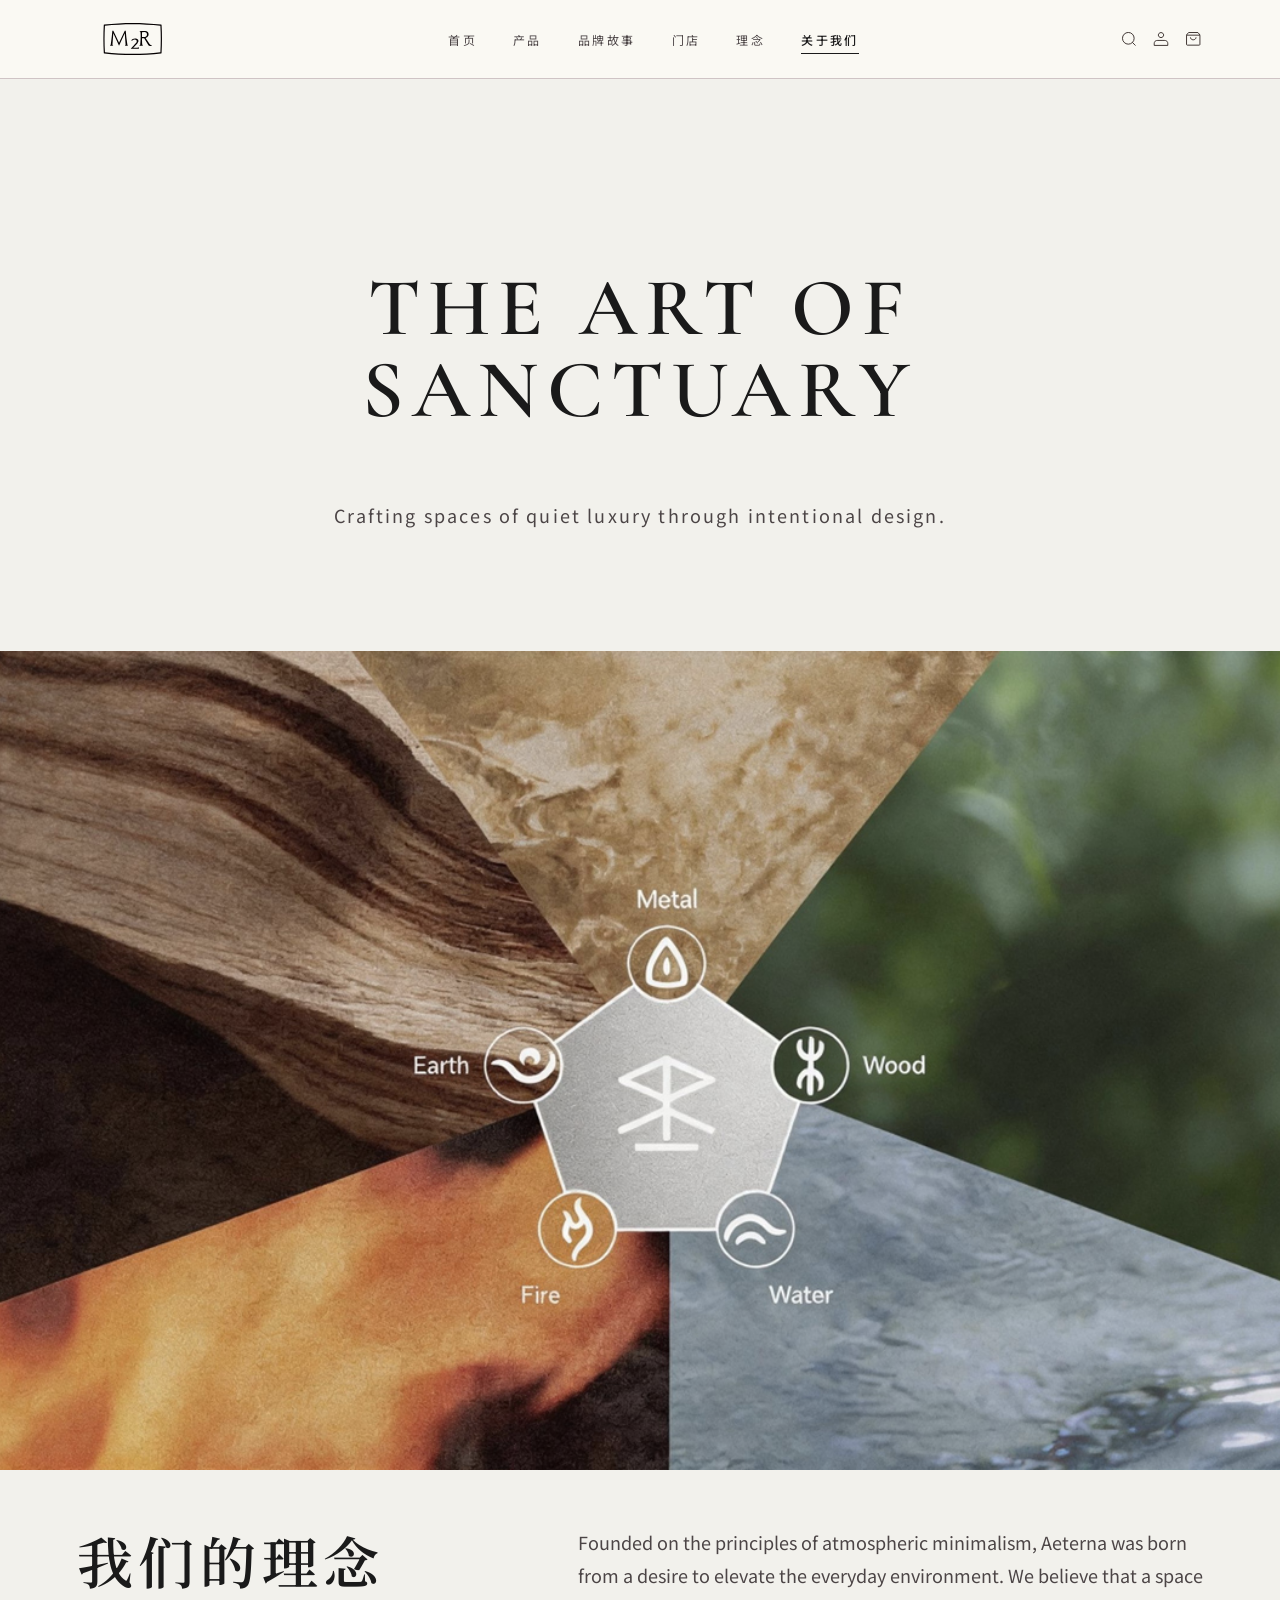
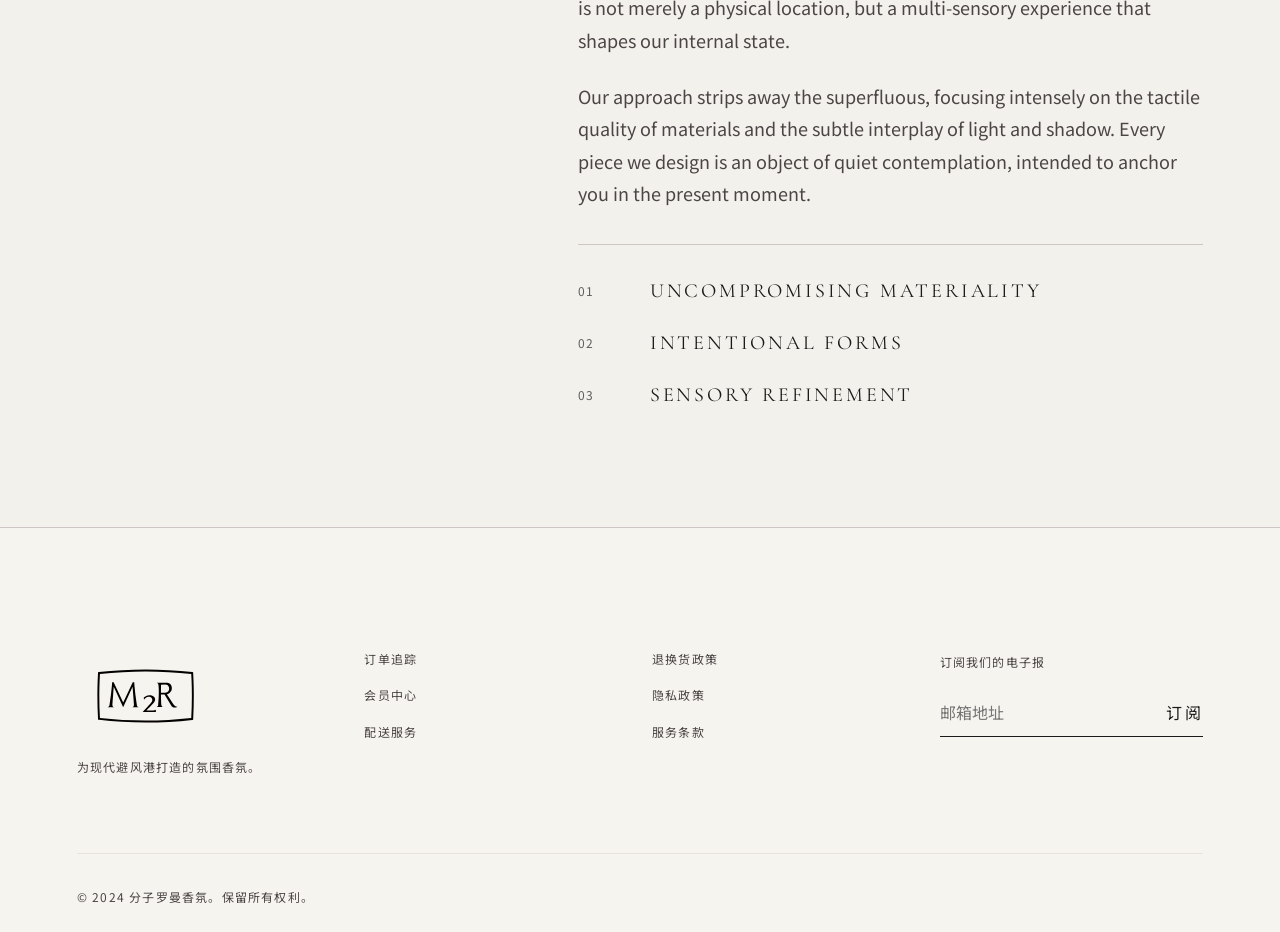
<file: about.html>
<!DOCTYPE html>
<html lang="zh-CN">
<head>
  <meta charset="utf-8" />
  <meta name="viewport" content="width=device-width, initial-scale=1.0" />
  <title>分子罗曼 - 关于我们</title>
  <link rel="stylesheet" href="styles.css" />
  <script src="site.js" defer></script>
</head>
<body data-page="about">
  <div data-site-header></div>
  <main class="main">
    <section class="page-hero container">
      <h1 class="latin-title">The Art of Sanctuary</h1>
      <p class="body-copy">Crafting spaces of quiet luxury through intentional design.</p>
    </section>

    <img class="about-image" src="assets/figma/about_interior.png" alt="极简东方香氛空间" />

    <section class="section container philosophy">
      <div><h2 class="section-title">我们的理念</h2></div>
      <div>
        <div class="text-stack">
          <p class="body-copy">Founded on the principles of atmospheric minimalism, Aeterna was born from a desire to elevate the everyday environment. We believe that a space is not merely a physical location, but a multi-sensory experience that shapes our internal state.</p>
          <p class="body-copy">Our approach strips away the superfluous, focusing intensely on the tactile quality of materials and the subtle interplay of light and shadow. Every piece we design is an object of quiet contemplation, intended to anchor you in the present moment.</p>
        </div>
        <div class="principles">
          <div class="principle"><span>01</span>Uncompromising Materiality</div>
          <div class="principle"><span>02</span>Intentional Forms</div>
          <div class="principle"><span>03</span>Sensory Refinement</div>
        </div>
      </div>
    </section>
  </main>
  <div data-site-footer></div>
</body>
</html>
</file>
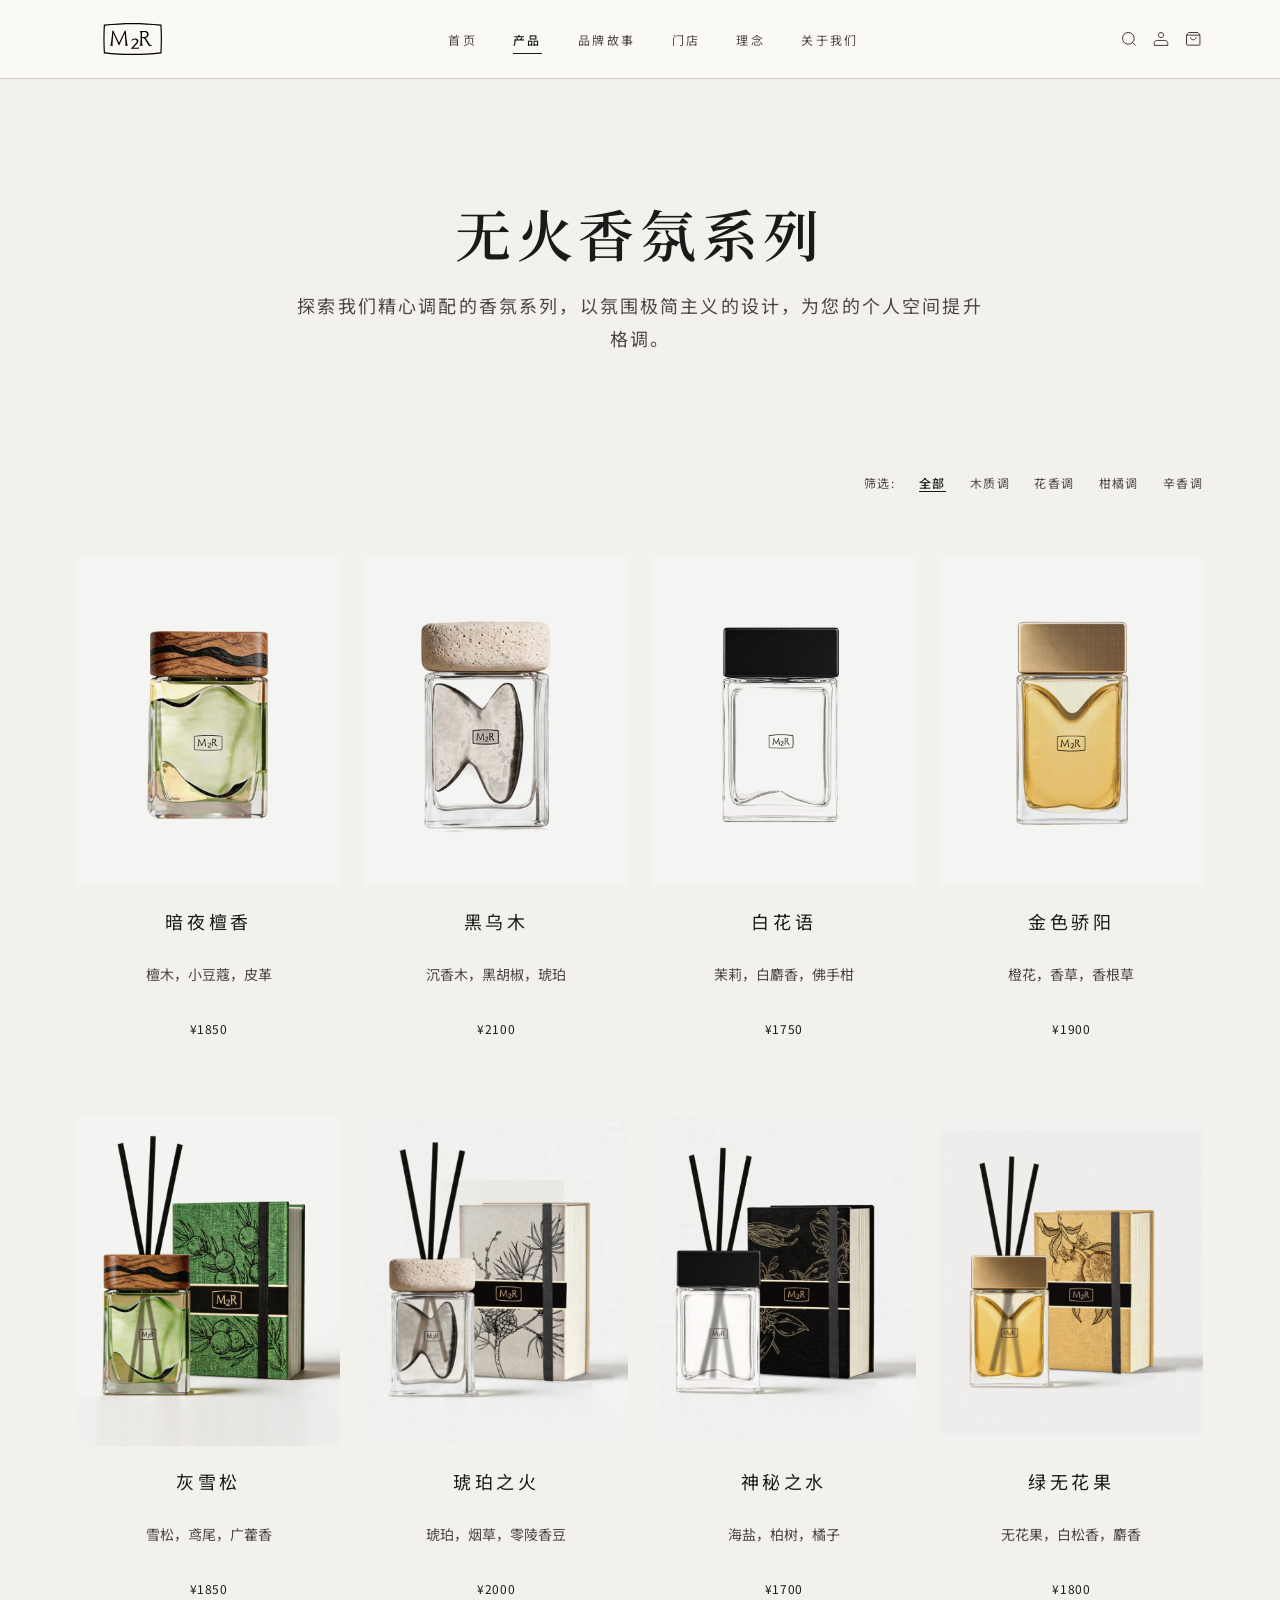
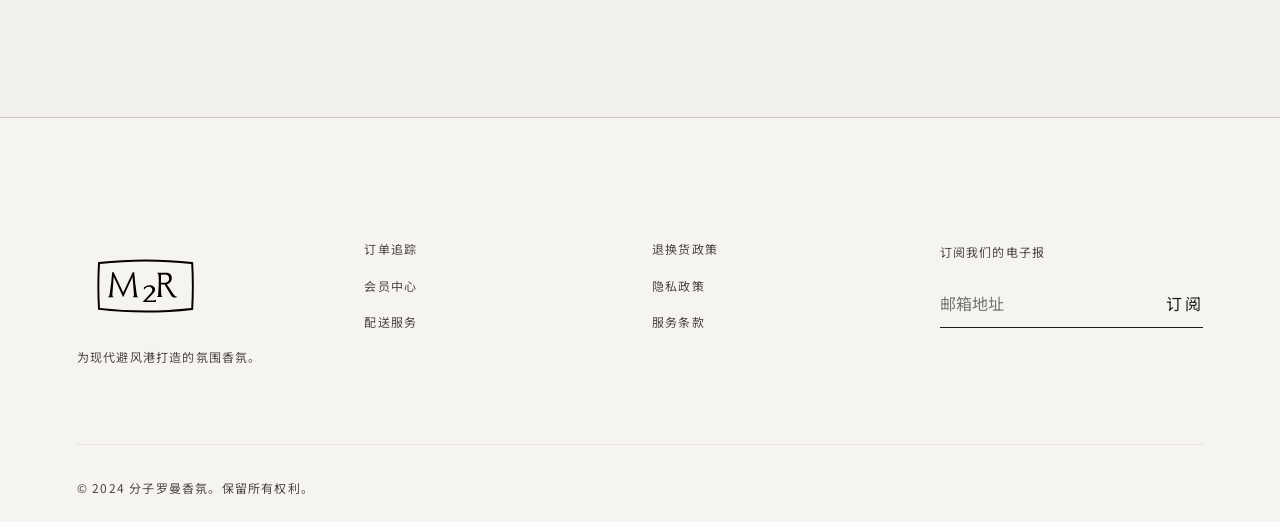
<file: products.html>
<!DOCTYPE html>
<html lang="zh-CN">

<head>
  <meta charset="utf-8" />
  <meta name="viewport" content="width=device-width, initial-scale=1.0" />
  <title>分子罗曼 - 产品页</title>
  <link rel="stylesheet" href="styles.css" />
  <script src="site.js" defer></script>
</head>

<body data-page="products">
  <div data-site-header></div>
  <main class="main">
    <section class="page-hero container">
      <h1 class="section-title">无火香氛系列</h1>
      <p class="body-copy">探索我们精心调配的香氛系列，以氛围极简主义的设计，为您的个人空间提升格调。</p>
    </section>

    <section class="container section" style="padding-top: 0;">
      <div class="filter-row"><span>筛选:</span><b>全部</b><span>木质调</span><span>花香调</span><span>柑橘调</span><span>辛香调</span>
      </div>
      <div class="product-grid">
        <a class="product-card" href="product-detail.html">
          <div class="product-image"><img src="assets/figma/product_01.png" alt="暗夜檀香" /></div>
          <h2>暗夜檀香</h2>
          <p>檀木，小豆蔻，皮革</p><span>¥1850</span>
        </a>
        <a class="product-card" href="product-detail.html">
          <div class="product-image"><img src="assets/figma/product_02.png" alt="黑乌木" /></div>
          <h2>黑乌木</h2>
          <p>沉香木，黑胡椒，琥珀</p><span>¥2100</span>
        </a>
        <a class="product-card" href="product-detail.html">
          <div class="product-image"><img src="assets/figma/product_03.png" alt="白花语" /></div>
          <h2>白花语</h2>
          <p>茉莉，白麝香，佛手柑</p><span>¥1750</span>
        </a>
        <a class="product-card" href="product-detail.html">
          <div class="product-image"><img src="assets/figma/product_04.png" alt="金色骄阳" /></div>
          <h2>金色骄阳</h2>
          <p>橙花，香草，香根草</p><span>¥1900</span>
        </a>
        <a class="product-card" href="product-detail.html">
          <div class="product-image"><img src="assets/figma/product_05.png" alt="灰雪松" /></div>
          <h2>灰雪松</h2>
          <p>雪松，鸢尾，广藿香</p><span>¥1850</span>
        </a>
        <a class="product-card" href="product-detail.html">
          <div class="product-image"><img src="assets/figma/product_06.png" alt="琥珀之火" /></div>
          <h2>琥珀之火</h2>
          <p>琥珀，烟草，零陵香豆</p><span>¥2000</span>
        </a>
        <a class="product-card" href="product-detail.html">
          <div class="product-image"><img src="assets/figma/product_07.png" alt="神秘之水" /></div>
          <h2>神秘之水</h2>
          <p>海盐，柏树，橘子</p><span>¥1700</span>
        </a>
        <a class="product-card" href="product-detail.html">
          <div class="product-image"><img src="assets/figma/product_08.png" alt="绿无花果" /></div>
          <h2>绿无花果</h2>
          <p>无花果，白松香，麝香</p><span>¥1800</span>
        </a>
      </div>
    </section>
  </main>
  <div data-site-footer></div>
</body>

</html>
</file>
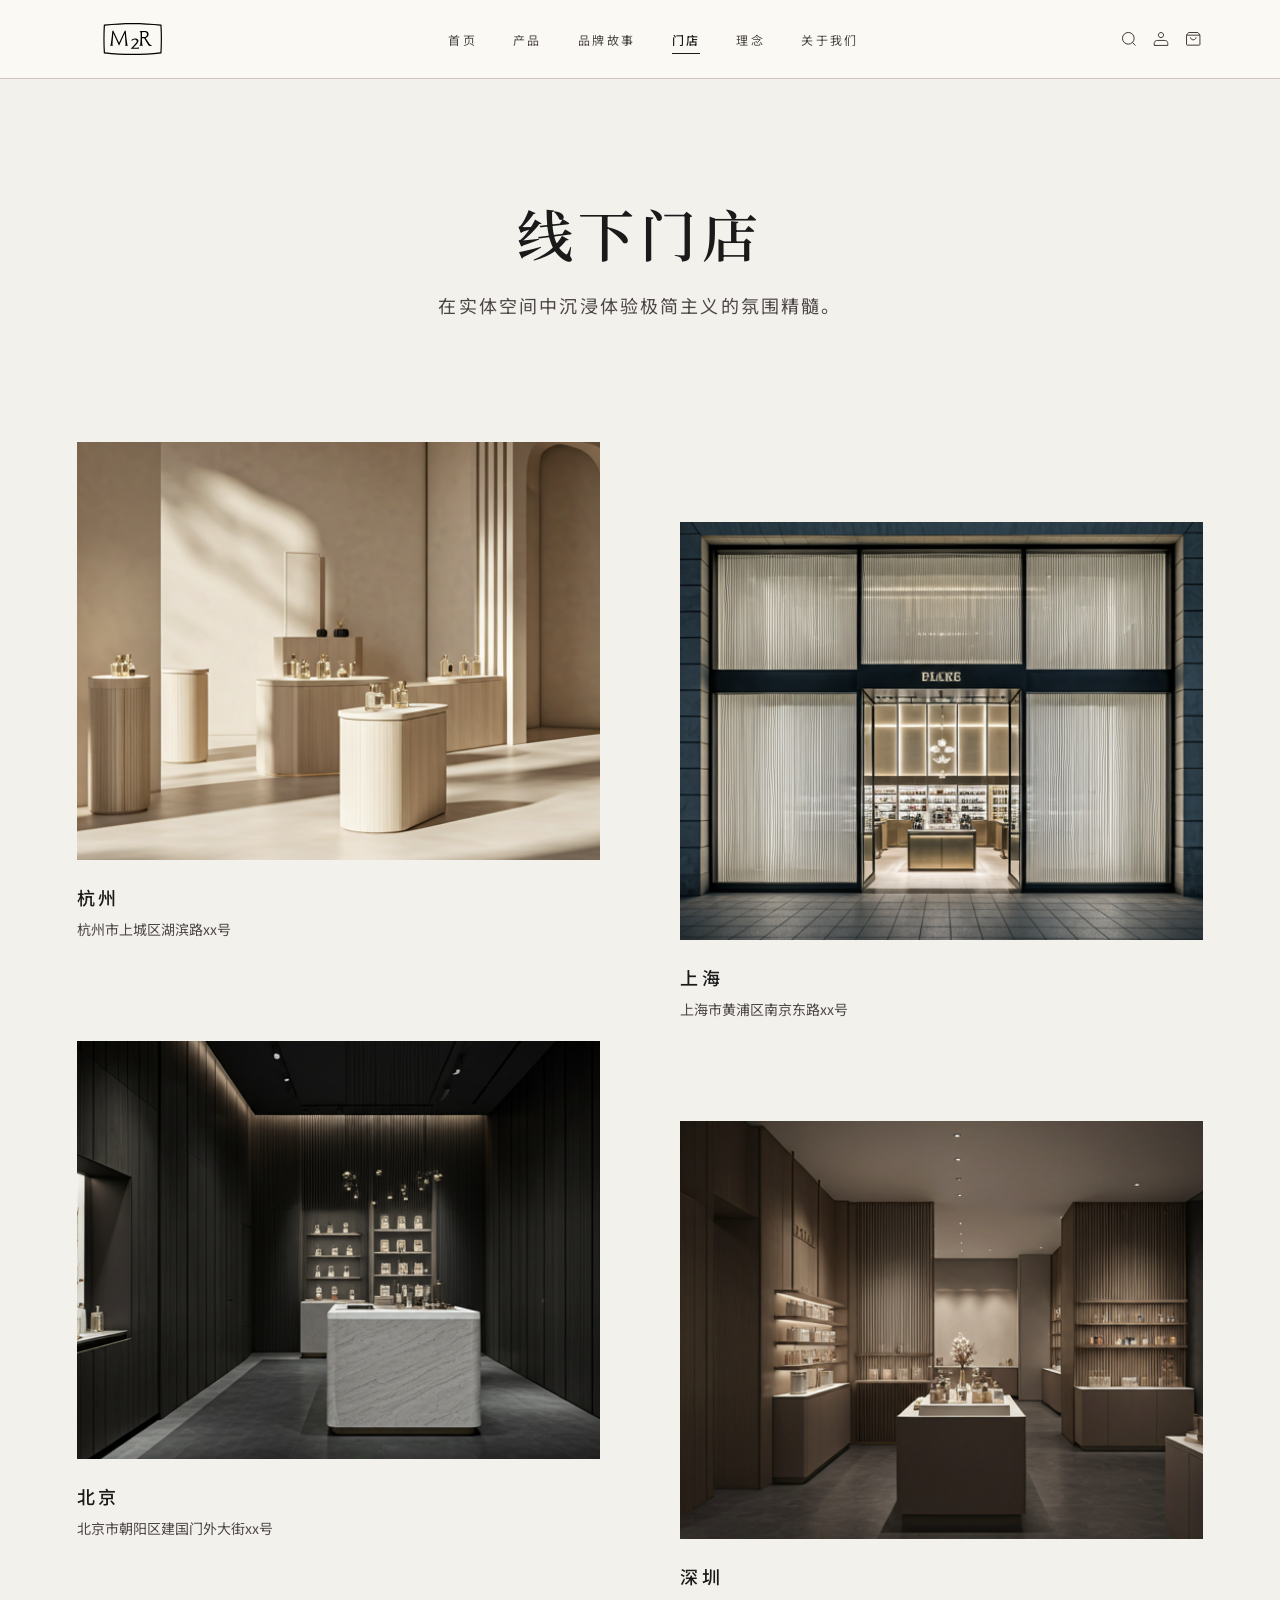
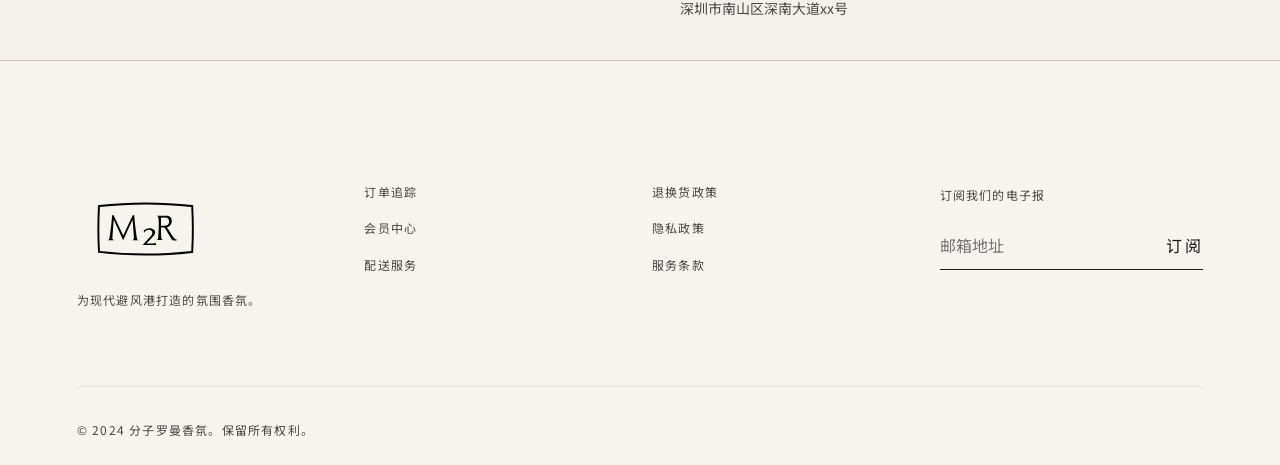
<file: stores.html>
<!DOCTYPE html>
<html lang="zh-CN">
<head>
  <meta charset="utf-8" />
  <meta name="viewport" content="width=device-width, initial-scale=1.0" />
  <title>分子罗曼 - 线下门店</title>
  <link rel="stylesheet" href="styles.css" />
  <script src="site.js" defer></script>
</head>
<body data-page="stores">
  <div data-site-header></div>
  <main class="main">
    <section class="page-hero container">
      <h1 class="section-title">线下门店</h1>
      <p class="body-copy">在实体空间中沉浸体验极简主义的氛围精髓。</p>
    </section>

    <section class="section container" style="padding-top: 0;">
      <div class="store-grid">
        <article class="store-card"><img src="assets/figma/store_hangzhou.png" alt="杭州门店" /><h2>杭州</h2><p>杭州市上城区湖滨路xx号</p></article>
        <article class="store-card"><img src="assets/figma/store_shanghai.png" alt="上海门店" /><h2>上海</h2><p>上海市黄浦区南京东路xx号</p></article>
        <article class="store-card"><img src="assets/figma/store_beijing.png" alt="北京门店" /><h2>北京</h2><p>北京市朝阳区建国门外大街xx号</p></article>
        <article class="store-card"><img src="assets/figma/store_shenzhen.png" alt="深圳门店" /><h2>深圳</h2><p>深圳市南山区深南大道xx号</p></article>
      </div>
    </section>
  </main>
  <div data-site-footer></div>
</body>
</html>
</file>
<file: styles.css>
@import url('https://fonts.googleapis.com/css2?family=Noto+Sans+SC:wght@300;400;500;700&family=Noto+Serif+SC:wght@400;600;700&family=Cormorant+Garamond:wght@400;500;600;700&display=swap');

:root {
  --bg: #f2f1ec;
  --surface: #faf9f4;
  --surface-soft: #f5f4ef;
  --surface-muted: #e9e8e3;
  --ink: #1a1a1a;
  --muted: #4c4546;
  --line: #cfc4c5;
  --white: #fff;
  --green: #2f5648;
  --gold: #8c7146;
  --max: 1280px;
  --pad: clamp(20px, 6vw, 80px);
  --section: clamp(72px, 10vw, 120px);
  --sans: 'Noto Sans SC', sans-serif;
  --serif: 'Noto Serif SC', serif;
  --display: 'Cormorant Garamond', 'Noto Serif SC', serif;
}

* {
  box-sizing: border-box;
}

html {
  scroll-behavior: smooth;
}

body {
  margin: 0;
  min-width: 320px;
  background: var(--bg);
  color: var(--ink);
  font-family: var(--sans);
  -webkit-font-smoothing: antialiased;
  text-rendering: optimizeLegibility;
}

img {
  display: block;
  max-width: 100%;
}

a {
  color: inherit;
  text-decoration: none;
}

button,
input {
  font: inherit;
}

.site-header {
  position: sticky;
  top: 0;
  z-index: 20;
  display: flex;
  align-items: center;
  justify-content: space-between;
  min-height: 69px;
  padding: 10px var(--pad);
  background: rgba(250, 249, 244, 0.94);
  border-bottom: 1px solid var(--line);
  backdrop-filter: blur(18px);
}

.brand {
  display: inline-flex;
  flex-direction: column;
  gap: 2px;
  letter-spacing: 0.2em;
  line-height: 1;
  text-transform: uppercase;
}

.brand strong {
  font-family: var(--display);
  font-size: 24px;
  font-weight: 600;
}

.brand span {
  color: var(--muted);
  font-size: 11px;
  letter-spacing: 0.4em;
}

.site-nav {
  display: flex;
  align-items: center;
  gap: clamp(18px, 3vw, 36px);
  color: var(--muted);
  font-size: 12px;
  letter-spacing: 0.2em;
}

.site-nav a {
  position: relative;
  padding: 8px 0;
  white-space: nowrap;
}

.site-nav a::after {
  position: absolute;
  right: 0;
  bottom: 2px;
  left: 0;
  height: 1px;
  background: var(--ink);
  content: '';
  opacity: 0;
  transform: scaleX(0.2);
  transform-origin: center;
  transition: opacity 0.25s ease, transform 0.25s ease;
}

.site-nav a:hover::after,
.site-nav a.active::after {
  opacity: 1;
  transform: scaleX(1);
}

.site-nav a.active {
  color: var(--ink);
  font-weight: 500;
}

.nav-actions {
  display: flex;
  align-items: center;
  gap: 12px;
  color: var(--muted);
  font-size: 18px;
}

.nav-actions span {
  display: grid;
  width: 28px;
  height: 28px;
  place-items: center;
  border: 1px solid rgba(207, 196, 197, 0.65);
  border-radius: 50%;
}

.nav-toggle,
.nav-button {
  display: none;
}

.main {
  overflow: hidden;
}

.container {
  width: min(100%, var(--max));
  margin: 0 auto;
  padding-right: var(--pad);
  padding-left: var(--pad);
}

.section {
  padding-top: var(--section);
  padding-bottom: var(--section);
}

.eyebrow {
  margin: 0 0 14px;
  color: var(--muted);
  font-size: 12px;
  font-weight: 500;
  letter-spacing: 0.22em;
  text-transform: uppercase;
}

.display-title {
  margin: 0;
  font-family: var(--serif);
  font-size: clamp(42px, 7vw, 84px);
  font-weight: 700;
  line-height: 1.08;
  letter-spacing: 0.08em;
}

.latin-title {
  font-family: var(--display);
  font-size: clamp(44px, 7vw, 82px);
  font-weight: 600;
  letter-spacing: 0.1em;
  line-height: 1;
  text-transform: uppercase;
}

.section-title {
  margin: 0;
  font-family: var(--serif);
  font-size: clamp(30px, 4.6vw, 56px);
  font-weight: 600;
  line-height: 1.22;
  letter-spacing: 0.1em;
}

.kicker-title {
  margin: 0;
  font-family: var(--serif);
  font-size: clamp(26px, 4vw, 48px);
  font-weight: 500;
  line-height: 1.25;
  letter-spacing: 0.08em;
}

.body-copy {
  margin: 0;
  color: var(--muted);
  font-size: clamp(15px, 1.8vw, 18px);
  line-height: 1.8;
}

.button {
  display: inline-flex;
  align-items: center;
  justify-content: center;
  min-height: 54px;
  padding: 0 30px;
  background: var(--ink);
  color: var(--white);
  border: 1px solid var(--ink);
  font-size: 12px;
  font-weight: 500;
  letter-spacing: 0.18em;
  text-transform: uppercase;
  transition: background 0.25s ease, color 0.25s ease, transform 0.25s ease;
}

.button:hover {
  background: transparent;
  color: var(--ink);
  transform: translateY(-2px);
}

.fade-up {
  animation: fade-up 0.8s ease both;
}

@keyframes fade-up {
  from {
    opacity: 0;
    transform: translateY(22px);
  }
  to {
    opacity: 1;
    transform: translateY(0);
  }
}

.hero-home {
  position: relative;
  min-height: calc(100vh - 69px);
  display: grid;
  place-items: center;
  padding: var(--section) var(--pad);
  text-align: center;
  overflow: hidden;
}

.hero-home::after {
  position: absolute;
  inset: 0;
  background: linear-gradient(180deg, rgba(242, 241, 236, 0.12), rgba(242, 241, 236, 0.96));
  content: '';
}

.hero-home img {
  position: absolute;
  inset: 0;
  width: 100%;
  height: 100%;
  object-fit: cover;
  opacity: 0.82;
  filter: saturate(0.76) contrast(0.96);
}

.hero-home-content {
  position: relative;
  z-index: 1;
  width: min(760px, 100%);
}

.hero-home .body-copy {
  max-width: 650px;
  margin: 28px auto 34px;
}

.element-grid {
  display: grid;
  grid-template-columns: repeat(5, minmax(0, 1fr));
  gap: 18px;
}

.element-card {
  position: relative;
  min-height: 420px;
  padding: 28px;
  overflow: hidden;
  background: var(--surface-soft);
  isolation: isolate;
}

.element-card img {
  position: absolute;
  inset: auto 0 0;
  z-index: -1;
  width: 100%;
  height: 64%;
  object-fit: cover;
  opacity: 0.58;
  filter: saturate(0.78);
  transition: transform 0.7s ease;
}

.element-card:hover img {
  transform: scale(1.05);
}

.element-card strong {
  display: block;
  margin-bottom: 12px;
  font-family: var(--serif);
  font-size: 34px;
  font-weight: 500;
  letter-spacing: 0.08em;
}

.element-card p {
  margin: 0;
  color: var(--muted);
  font-size: 14px;
  line-height: 1.8;
}

.split {
  display: grid;
  grid-template-columns: minmax(0, 0.95fr) minmax(0, 1.05fr);
  gap: clamp(32px, 7vw, 92px);
  align-items: center;
}

.split.reverse {
  grid-template-columns: minmax(0, 1.08fr) minmax(0, 0.92fr);
}

.media-frame {
  min-height: 520px;
  overflow: hidden;
  background: var(--surface-muted);
}

.media-frame img {
  width: 100%;
  height: 100%;
  min-height: inherit;
  object-fit: cover;
  filter: saturate(0.82);
}

.text-stack {
  display: grid;
  gap: 24px;
}

.product-preview {
  display: grid;
  grid-template-columns: repeat(4, minmax(0, 1fr));
  gap: 24px;
}

.page-hero {
  padding: clamp(70px, 11vw, 120px) var(--pad);
  text-align: center;
}

.page-hero .body-copy {
  max-width: 700px;
  margin: 22px auto 0;
  letter-spacing: 0.12em;
}

.filter-row {
  display: flex;
  gap: 24px;
  justify-content: flex-end;
  margin-bottom: 64px;
  overflow-x: auto;
  color: var(--muted);
  font-size: 12px;
  letter-spacing: 0.12em;
  white-space: nowrap;
}

.filter-row b {
  color: var(--ink);
  border-bottom: 1px solid var(--ink);
  font-weight: 500;
}

.product-grid {
  display: grid;
  grid-template-columns: repeat(4, minmax(0, 1fr));
  gap: 80px 24px;
}

.product-card {
  display: grid;
  gap: 22px;
  text-align: center;
}

.product-image {
  overflow: hidden;
  background: var(--surface-soft);
}

.product-image img {
  width: 100%;
  aspect-ratio: 0.8;
  object-fit: cover;
  transform: scale(1.08);
  transition: transform 0.5s ease;
}

.product-card:hover .product-image img {
  transform: scale(1.14);
}

.product-card h2,
.product-card h3 {
  margin: 0;
  font-size: 18px;
  font-weight: 400;
  letter-spacing: 0.2em;
}

.product-card p {
  margin: 8px 0 0;
  color: var(--muted);
  font-size: 14px;
}

.product-card span {
  display: block;
  margin-top: 14px;
  font-size: 12px;
  letter-spacing: 0.05em;
}

.detail-hero {
  display: grid;
  grid-template-columns: minmax(0, 1fr) minmax(0, 1fr);
  gap: clamp(36px, 6vw, 64px);
  align-items: center;
  padding-top: 80px;
  padding-bottom: 80px;
}

.detail-visual {
  min-height: 720px;
  background: #efeee9;
  overflow: hidden;
}

.detail-visual img {
  width: 100%;
  height: 100%;
  min-height: inherit;
  object-fit: cover;
  mix-blend-mode: multiply;
}

.detail-info {
  display: grid;
  gap: 28px;
  max-width: 470px;
}

.breadcrumb {
  color: var(--muted);
  font-size: 12px;
  letter-spacing: 0.05em;
}

.detail-info h1 {
  margin: 0;
  font-family: var(--serif);
  font-size: clamp(42px, 5vw, 68px);
  line-height: 1.2;
}

.detail-info h1 small {
  display: block;
  margin-bottom: 6px;
  font-family: var(--sans);
  font-size: 24px;
  font-weight: 400;
  letter-spacing: 0.08em;
}

.quantity {
  display: flex;
  align-items: center;
  justify-content: space-between;
  width: min(384px, 100%);
  padding-bottom: 17px;
  border-bottom: 1px solid var(--line);
  color: var(--muted);
  font-size: 12px;
  letter-spacing: 0.12em;
}

.quantity div {
  display: flex;
  gap: 24px;
  align-items: center;
  color: var(--ink);
  font-size: 14px;
}

.notes-grid {
  display: grid;
  grid-template-columns: repeat(3, minmax(0, 1fr));
  gap: 32px;
  text-align: center;
}

.note-card {
  display: grid;
  gap: 14px;
  justify-items: center;
}

.note-card span {
  display: grid;
  width: 38px;
  height: 22px;
  place-items: center;
  background: var(--ink);
  color: var(--white);
  font-size: 11px;
  letter-spacing: 0.12em;
}

.note-card h2 {
  margin: 0;
  font-size: 20px;
  font-weight: 400;
  letter-spacing: 0.08em;
}

.note-card p {
  max-width: 230px;
  margin: 0;
  color: var(--muted);
  font-size: 14px;
  line-height: 1.7;
}

.story-band {
  position: relative;
  display: grid;
  min-height: 716px;
  place-items: center;
  overflow: hidden;
  text-align: center;
}

.story-band img {
  position: absolute;
  inset: 0;
  width: 100%;
  height: 100%;
  object-fit: cover;
  opacity: 0.8;
}

.story-band blockquote {
  position: relative;
  max-width: 760px;
  margin: 0;
  padding: 0 20px;
  color: var(--white);
  font-size: clamp(24px, 4vw, 36px);
  font-weight: 300;
  line-height: 1.65;
  letter-spacing: 0.05em;
}

.detail-narrative {
  display: grid;
  grid-template-columns: 0.9fr 1.1fr;
  gap: clamp(32px, 7vw, 88px);
  align-items: center;
}

.detail-gallery {
  display: grid;
  gap: 60px;
}

.detail-gallery img {
  width: 100%;
  min-height: 360px;
  object-fit: cover;
}

.store-grid {
  display: grid;
  grid-template-columns: repeat(2, minmax(0, 1fr));
  gap: 100px 80px;
}

.store-card:nth-child(even) {
  transform: translateY(80px);
}

.store-card img {
  width: 100%;
  aspect-ratio: 1.25;
  object-fit: cover;
  background: var(--surface-muted);
  filter: saturate(0.72);
}

.store-card h2 {
  margin: 24px 0 8px;
  font-size: 18px;
  font-weight: 500;
  letter-spacing: 0.2em;
}

.store-card p {
  margin: 0;
  color: var(--muted);
  font-size: 14px;
  line-height: 1.6;
}

.about-image {
  width: 100%;
  height: clamp(420px, 64vw, 819px);
  object-fit: cover;
  filter: saturate(0.78);
}

.philosophy {
  display: grid;
  grid-template-columns: 0.42fr 0.58fr;
  gap: 48px;
  padding-top: 56px;
}

.principles {
  display: grid;
  gap: 28px;
  margin-top: 34px;
  padding-top: 34px;
  border-top: 1px solid var(--line);
}

.principle {
  display: grid;
  grid-template-columns: 48px 1fr;
  gap: 24px;
  align-items: center;
  font-family: var(--display);
  font-size: 20px;
  letter-spacing: 0.14em;
  text-transform: uppercase;
}

.principle span {
  color: #5e5e5e;
  font-family: var(--sans);
  font-size: 12px;
  letter-spacing: 0.1em;
}

.gift-list {
  display: grid;
  gap: 40px;
}

.gift-card {
  display: grid;
  grid-template-columns: 0.9fr 1.1fr;
  min-height: 552px;
  background: var(--white);
  overflow: hidden;
}

.gift-card:nth-child(even) {
  grid-template-columns: 1.1fr 0.9fr;
}

.gift-card:nth-child(even) .gift-copy {
  order: 2;
}

.gift-copy {
  display: flex;
  flex-direction: column;
  justify-content: center;
  padding: clamp(34px, 6vw, 80px);
}

.gift-copy h2 {
  margin: 0 0 26px;
  font-family: var(--serif);
  font-size: clamp(34px, 5vw, 52px);
  font-weight: 400;
  line-height: 1.1;
}

.gift-copy p {
  margin: 0;
  color: #0f0000;
  font-size: 14px;
  line-height: 1.8;
  letter-spacing: 0.08em;
}

.gift-media {
  position: relative;
  display: grid;
  place-items: center;
  min-height: 420px;
  padding: clamp(28px, 5vw, 72px);
  background: #f7f7f7;
}

.gift-media img:first-child {
  width: min(78%, 430px);
  max-height: 390px;
  object-fit: contain;
}

.gift-media img:last-child {
  position: absolute;
  bottom: 32px;
  left: 34px;
  width: min(34%, 260px);
  max-height: 230px;
  object-fit: cover;
}

.site-footer {
  display: grid;
  gap: 64px;
  padding: 120px var(--pad) 24px;
  background: var(--surface-soft);
  border-top: 1px solid var(--line);
}

.footer-grid {
  display: grid;
  grid-template-columns: repeat(4, minmax(0, 1fr));
  gap: 24px;
  width: min(100%, var(--max));
  margin: 0 auto;
}

.footer-brand strong {
  display: block;
  margin-bottom: 14px;
  font-family: var(--display);
  font-size: 40px;
  font-weight: 600;
  letter-spacing: 0.16em;
}

.footer-brand p,
.footer-links a,
.newsletter label,
.copyright {
  color: var(--muted);
  font-size: 12px;
  line-height: 1.8;
  letter-spacing: 0.1em;
}

.footer-links {
  display: grid;
  gap: 15px;
  align-content: start;
}

.newsletter form {
  display: flex;
  align-items: center;
  margin-top: 16px;
  border-bottom: 1px solid var(--ink);
}

.newsletter input {
  min-width: 0;
  flex: 1;
  padding: 12px 0;
  background: transparent;
  border: 0;
  outline: 0;
  color: var(--ink);
}

.newsletter button {
  padding: 0 0 0 12px;
  background: transparent;
  border: 0;
  color: var(--ink);
  cursor: pointer;
  letter-spacing: 0.16em;
}

.copyright {
  width: min(100%, var(--max));
  margin: 0 auto;
  padding-top: 32px;
  border-top: 1px solid rgba(207, 196, 197, 0.35);
}

@media (max-width: 1100px) {
  .site-nav {
    gap: 18px;
  }

  .element-grid,
  .product-preview {
    grid-template-columns: repeat(3, minmax(0, 1fr));
  }

  .product-grid {
    grid-template-columns: repeat(3, minmax(0, 1fr));
  }

  .footer-grid {
    grid-template-columns: repeat(2, minmax(0, 1fr));
  }
}

@media (max-width: 820px) {
  .site-header {
    min-height: 64px;
  }

  .nav-actions {
    display: none;
  }

  .nav-button {
    display: inline-flex;
    align-items: center;
    justify-content: center;
    width: 44px;
    height: 44px;
    color: var(--ink);
    cursor: pointer;
  }

  .nav-button span,
  .nav-button::before,
  .nav-button::after {
    display: block;
    width: 22px;
    height: 1px;
    background: currentColor;
    content: '';
    transition: transform 0.25s ease;
  }

  .nav-button {
    flex-direction: column;
    gap: 6px;
  }

  .nav-button span {
    font-size: 0;
  }

  .nav-toggle:checked + .nav-button::before {
    transform: translateY(7px) rotate(45deg);
  }

  .nav-toggle:checked + .nav-button span {
    transform: scaleX(0);
  }

  .nav-toggle:checked + .nav-button::after {
    transform: translateY(-7px) rotate(-45deg);
  }

  .site-nav {
    position: absolute;
    top: 64px;
    right: 0;
    left: 0;
    display: none;
    flex-direction: column;
    align-items: stretch;
    gap: 0;
    padding: 16px var(--pad) 28px;
    background: rgba(250, 249, 244, 0.98);
    border-bottom: 1px solid var(--line);
  }

  .nav-toggle:checked ~ .site-nav {
    display: flex;
  }

  .site-nav a {
    padding: 16px 0;
    border-bottom: 1px solid rgba(207, 196, 197, 0.35);
  }

  .site-nav a::after {
    display: none;
  }

  .element-grid,
  .product-preview,
  .product-grid,
  .notes-grid,
  .store-grid,
  .philosophy,
  .detail-narrative,
  .footer-grid {
    grid-template-columns: 1fr;
  }

  .split,
  .split.reverse,
  .detail-hero,
  .gift-card,
  .gift-card:nth-child(even) {
    grid-template-columns: 1fr;
  }

  .gift-card:nth-child(even) .gift-copy {
    order: 0;
  }

  .element-card,
  .media-frame,
  .detail-visual {
    min-height: 360px;
  }

  .store-card:nth-child(even) {
    transform: none;
  }

  .filter-row {
    justify-content: flex-start;
    margin-bottom: 42px;
  }

  .product-grid {
    gap: 46px 18px;
  }

  .site-footer {
    padding-top: 72px;
  }
}

@media (max-width: 560px) {
  :root {
    --pad: 20px;
  }

  .brand strong {
    font-size: 21px;
  }

  .brand span {
    font-size: 10px;
  }

  .hero-home {
    min-height: 760px;
  }

  .display-title {
    letter-spacing: 0.05em;
  }

  .latin-title {
    letter-spacing: 0.06em;
  }

  .element-grid,
  .product-preview {
    grid-template-columns: 1fr;
  }

  .gift-media img:last-child {
    width: 38%;
    left: 18px;
  }
}


/* Figma product detail rebuild */
.figma-detail-page {
  display: flex;
  flex-direction: column;
  gap: 41px;
  background: #f2f1ec;
}

.figma-detail-hero {
  display: flex;
  align-items: center;
  justify-content: center;
  gap: 64px;
  max-width: 1280px;
  margin: 0 auto;
  padding: 48px 80px 72px;
  width: 100%;
  box-sizing: border-box;
}

.figma-detail-visual {
  width: 549px;
  height: 549px;
  flex-shrink: 0;
  overflow: hidden;
  background: #efeee9;
  border-radius: 2px;
  position: relative;
}

.figma-detail-visual img {
  width: 100%;
  height: 100%;
  object-fit: cover;
  mix-blend-mode: multiply;
}

.figma-detail-info {
  display: flex;
  flex-direction: column;
  justify-content: center;
  width: 528px;
  height: 644px;
  box-sizing: border-box;
}

.figma-breadcrumb {
  display: flex;
  gap: 8px;
  margin-bottom: 48px;
  color: #4c4546;
  font-size: 12px;
  font-weight: 500;
  letter-spacing: 0.05em;
  line-height: 16.8px;
}

.figma-breadcrumb strong {
  color: #1a1a1a;
  font-weight: 500;
}

.figma-detail-info h1 {
  margin: 0 0 16px;
  color: #1a1a1a;
  font-family: var(--serif);
  font-size: 56px;
  font-weight: 700;
  line-height: 67.2px;
  letter-spacing: 0;
}

.figma-detail-info h1 span {
  display: block;
  font-size: 24px;
  line-height: 67.2px;
}

.figma-detail-notes {
  margin: 0 0 32px;
  color: #4c4546;
  font-size: 18px;
  letter-spacing: 3.6px;
  line-height: 28.8px;
}

.figma-detail-price {
  margin: 0 0 48px;
  color: #1a1a1a;
  font-size: 16px;
  line-height: 28.8px;
}

.figma-purchase-panel {
  display: flex;
  flex-direction: column;
  gap: 32px;
  width: min(100%, 384px);
}

.figma-quantity {
  display: flex;
  align-items: center;
  justify-content: space-between;
  padding-bottom: 17px;
  border-bottom: 1px solid #cfc4c5;
  color: #4c4546;
  font-size: 12px;
  font-weight: 500;
  letter-spacing: 1.2px;
  line-height: 16.8px;
}

.figma-quantity div {
  display: flex;
  align-items: center;
  gap: 24px;
  color: #1a1a1a;
  font-size: 14px;
  line-height: 22.4px;
}

.figma-quantity button {
  padding: 0;
  background: transparent;
  border: 0;
  color: inherit;
  cursor: pointer;
  font-size: 18px;
  line-height: 1;
}

.figma-cart-button {
  display: flex;
  align-items: center;
  justify-content: center;
  height: 57px;
  background: #1a1a1a;
  color: #fff;
  font-size: 12px;
  font-weight: 500;
  letter-spacing: 2.4px;
  line-height: 16.8px;
}

.figma-purchase-panel p {
  margin: 0;
  color: #4c4546;
  font-size: 14px;
  line-height: 22.4px;
  text-align: center;
}

.figma-notes-section {
  min-height: 441px;
  padding: 95px 80px 96px;
}

.figma-section-heading {
  display: grid;
  justify-items: center;
  gap: 24px;
  margin-bottom: 64px;
}

.figma-section-heading h2 {
  margin: 0;
  color: #1a1a1a;
  font-family: var(--serif);
  font-size: 36px;
  font-weight: 600;
  letter-spacing: 3.6px;
  line-height: 42.6px;
}

.figma-section-heading span {
  width: 48px;
  height: 1px;
  background: #cfc4c5;
}

.figma-notes-grid {
  display: grid;
  grid-template-columns: repeat(3, minmax(0, 320px));
  gap: 32px;
  justify-content: center;
  text-align: center;
}

.figma-notes-grid article {
  display: grid;
  justify-items: center;
  gap: 12px;
}

.figma-notes-grid span {
  display: inline-flex;
  min-width: 26px;
  height: 17px;
  align-items: center;
  justify-content: center;
  color: #4c4546;
  font-size: 12px;
  font-weight: 500;
  letter-spacing: 1.2px;
  line-height: 16.8px;
}

.figma-notes-grid article:nth-child(2) span {
  min-width: 58px;
  background: #1a1a1a;
  color: #fff;
}

.figma-notes-grid h3 {
  margin: 0;
  color: #1a1a1a;
  font-size: 18px;
  font-weight: 400;
  line-height: 28.8px;
}

.figma-notes-grid p {
  width: min(100%, 200px);
  margin: 0;
  color: #4c4546;
  font-size: 14px;
  line-height: 22.4px;
}

.figma-story-band {
  position: relative;
  display: grid;
  min-height: 716px;
  place-items: center;
  overflow: hidden;
  text-align: center;
}

.figma-story-band > img {
  position: absolute;
  inset: 0;
  width: 100%;
  height: 100%;
  object-fit: cover;
  opacity: 0.8;
}

.figma-story-band div {
  position: relative;
  display: grid;
  width: min(100%, 660px);
  gap: 32px;
  justify-items: center;
  padding: 0 20px;
}

.figma-story-band span {
  color: rgba(255, 255, 255, 0.6);
  font-family: var(--serif);
  font-size: 44px;
  line-height: 30px;
}

.figma-story-band blockquote {
  margin: 0;
  color: #fff;
  font-size: 36px;
  font-weight: 300;
  letter-spacing: 1.8px;
  line-height: 58.5px;
}

.figma-wood-scene {
  position: relative;
  width: min(100% - 40px, 945px);
  min-height: 561px;
  margin: 0 auto;
}

.figma-wood-copy h2 {
  width: max-content;
  margin: 0;
  color: #000;
  font-family: var(--serif);
  font-size: 48px;
  font-weight: 500;
  line-height: 1.42;
}

.figma-wood-fit {
  margin: 6px 0 0 8px;
  color: #575454;
  font-size: 14px;
  letter-spacing: 1.68px;
  line-height: 30.6px;
}

.figma-brush-line {
  display: block;
  width: 279px;
  height: 2px;
  margin: 32px 0 0 8px;
  background: linear-gradient(90deg, transparent, #6d6764 12%, #6d6764 88%, transparent);
  box-shadow: 28px 8px 0 rgba(109, 103, 100, 0.55), 88px -5px 0 rgba(109, 103, 100, 0.4), 160px 5px 0 rgba(109, 103, 100, 0.45);
}

.figma-wood-poem {
  margin: 40px 0 0 8px;
  color: #575454;
  font-size: 14px;
  letter-spacing: 1.68px;
  line-height: 30.6px;
}

.figma-wood-poem p {
  margin: 0;
}

.figma-polaroid {
  position: absolute;
  margin: 0;
  overflow: hidden;
  background: #fff;
  border: solid #fff;
  box-shadow: 0 20px 40px rgba(26, 26, 26, 0.12);
}

.figma-polaroid img {
  width: 100%;
  height: 100%;
  object-fit: cover;
}

.figma-polaroid-a {
  left: 264px;
  top: 177px;
  width: 253px;
  height: 317px;
  border-width: 5px;
  transform: rotate(-9.32deg);
}

.figma-polaroid-b {
  left: 497px;
  top: 195px;
  width: 387px;
  height: 255px;
  border-width: 4px;
  transform: rotate(-18.78deg);
}

.figma-wood-feature {
  display: grid;
  grid-template-columns: minmax(0, 786px) 240px;
  width: min(100% - 40px, 1026px);
  min-height: 689px;
  margin: 0 auto;
  align-items: start;
}

.figma-wood-photo {
  height: 689px;
  overflow: hidden;
}

.figma-wood-photo img {
  width: 108%;
  height: 100%;
  margin-left: -4%;
  object-fit: cover;
}

.figma-wood-text {
  color: #575454;
}

.figma-wood-text h2 {
  margin: 0;
  font-family: var(--serif);
  font-size: 28.8px;
  font-weight: 700;
  line-height: 30.6px;
}

.figma-wood-text p {
  margin: 0;
  font-size: 16.2px;
  letter-spacing: 1.94px;
  line-height: 30.6px;
}

.figma-gift-intro {
  display: grid;
  width: min(100% - 40px, 702px);
  margin: 0 auto;
  justify-items: center;
  text-align: center;
}

.figma-gift-intro h2 {
  display: flex;
  height: 117px;
  align-items: end;
  margin: 0;
  color: #0f0000;
  font-family: var(--serif);
  font-size: 48px;
  font-weight: 400;
  letter-spacing: 0.6px;
  line-height: 1;
}

.figma-gift-intro p {
  margin: 15px 0 0;
  color: #0f0000;
  font-size: 14px;
  letter-spacing: 1px;
  line-height: 22px;
}

.figma-long-gallery {
  display: grid;
  width: min(100% - 80px, 1200px);
  margin: 0 auto;
  gap: 59px;
}

.figma-long-gallery img {
  width: 100%;
  min-height: 690px;
  object-fit: cover;
}

.figma-long-gallery img:first-child {
  min-height: 718px;
}

.figma-long-gallery img:nth-child(2) {
  min-height: 720px;
}

.figma-object-mosaic {
  padding: 60px 40px;
  background: #e2e0db;
}

.figma-mosaic-grid {
  display: grid;
  grid-template-columns: repeat(5, minmax(0, 1fr));
  gap: 38px 15px;
  width: min(100%, 1200px);
  margin: 0 auto;
}

.figma-mosaic-grid article {
  aspect-ratio: 227 / 322;
  overflow: hidden;
}

.figma-mosaic-photo img {
  width: 100%;
  height: 100%;
  object-fit: cover;
}

.figma-object-card {
  position: relative;
  display: grid;
  place-items: center;
  background: #9c9c9c;
  color: rgba(255, 255, 255, 0.78);
  font-family: var(--serif);
  font-size: clamp(22px, 3vw, 38px);
  letter-spacing: 0.18em;
}

.figma-object-card i {
  width: 42%;
  height: 42%;
  border: 1px solid rgba(255, 255, 255, 0.48);
  border-radius: 50%;
  transform: rotate(-18deg);
}

.figma-object-card span {
  position: absolute;
  z-index: 1;
  writing-mode: vertical-rl;
}

.figma-ending-image {
  width: min(100% - 132px, 1148px);
  margin: 0 auto;
}

.figma-ending-image img {
  width: 100%;
  min-height: 395px;
  object-fit: cover;
}

@media (max-width: 980px) {
  .figma-detail-page {
    gap: 56px;
  }

  .figma-detail-hero {
    flex-direction: column;
    align-items: center;
    gap: 36px;
    padding: 36px var(--pad) 0;
  }

  .figma-detail-visual {
    width: min(100%, 549px);
    height: auto;
    aspect-ratio: 1 / 1;
  }

  .figma-detail-info {
    width: 100%;
    height: auto;
    padding: 0 0 48px;
  }

  .figma-breadcrumb {
    margin-bottom: 30px;
  }

  .figma-notes-section {
    min-height: 0;
    padding: 64px var(--pad);
  }

  .figma-notes-grid {
    grid-template-columns: 1fr;
    gap: 42px;
  }

  .figma-story-band {
    min-height: 560px;
  }

  .figma-story-band blockquote {
    font-size: clamp(22px, 5vw, 32px);
    line-height: 1.8;
    white-space: normal;
  }

  .figma-wood-scene {
    display: grid;
    min-height: 0;
    gap: 28px;
  }

  .figma-wood-copy h2 {
    width: auto;
    font-size: clamp(32px, 8vw, 48px);
  }

  .figma-polaroid {
    position: static;
    width: min(82vw, 420px);
    height: auto;
    aspect-ratio: 253 / 317;
    justify-self: center;
  }

  .figma-polaroid-b {
    aspect-ratio: 387 / 255;
  }

  .figma-wood-feature {
    grid-template-columns: 1fr;
    min-height: 0;
  }

  .figma-wood-photo {
    height: auto;
    min-height: 420px;
  }

  .figma-wood-text {
    padding-top: 24px;
  }

  .figma-long-gallery {
    width: min(100% - 40px, 1200px);
    gap: 32px;
  }

  .figma-long-gallery img,
  .figma-long-gallery img:first-child,
  .figma-long-gallery img:nth-child(2) {
    min-height: 0;
    aspect-ratio: 1200 / 718;
  }

  .figma-mosaic-grid {
    grid-template-columns: repeat(2, minmax(0, 1fr));
  }

  .figma-ending-image {
    width: min(100% - 40px, 1148px);
  }
}

@media (max-width: 560px) {
  .figma-detail-info h1 {
    font-size: 44px;
    line-height: 1.22;
  }

  .figma-detail-info h1 span {
    font-size: 20px;
    line-height: 1.6;
  }

  .figma-detail-notes {
    font-size: 15px;
    letter-spacing: 2.4px;
  }

  .figma-purchase-panel {
    width: 100%;
  }

  .figma-section-heading h2,
  .figma-story-band blockquote,
  .figma-gift-intro h2 {
    letter-spacing: 0.08em;
  }

  .figma-wood-fit,
  .figma-wood-poem,
  .figma-wood-text p {
    letter-spacing: 0.08em;
  }

  .figma-gift-intro h2 {
    height: auto;
    font-size: 38px;
  }

  .figma-object-mosaic {
    padding: 32px 20px;
  }

  .figma-mosaic-grid {
    gap: 16px;
  }
}


/* Figma home rebuild */
.figma-home-page {
  background: #f2f1ec;
}

.figma-home-hero {
  position: relative;
  height: 720px;
  overflow: hidden;
  display: grid;
  place-items: end center;
}

.figma-hero-video {
  position: absolute;
  inset: -4.16% auto auto -2.15%;
  width: 104.31%;
  height: 104.16%;
  max-width: none;
  object-fit: cover;
  background: #1a1a1a;
  pointer-events: none;
}

.figma-home-hero::after {
  position: absolute;
  inset: 0;
  background: linear-gradient(180deg, rgba(0, 0, 0, 0.03) 45%, rgba(0, 0, 0, 0.22) 100%);
  content: '';
}

.figma-hero-content {
  position: relative;
  z-index: 1;
  display: flex;
  height: 144px;
  flex-direction: column;
  align-items: center;
  justify-content: center;
  margin-bottom: 35px;
  padding: 1px 197px;
}

.figma-hero-content h1 {
  margin: 0;
  color: #fff;
  font-size: 28px;
  font-weight: 400;
  letter-spacing: 44px;
  line-height: 57.6px;
  text-align: center;
  text-indent: 44px;
  white-space: nowrap;
}

.figma-hero-content a {
  position: relative;
  display: flex;
  box-sizing: border-box;
  align-items: center;
  justify-content: center;
  min-width: 148px;
  height: 49px;
  padding: 16px 32px;
  overflow: hidden;
  border: 1px solid transparent;
  background: #fff;
  color: #1a1a1a;
  box-shadow: 0 4px 10px rgba(0, 0, 0, 0.05);
  font-size: 12px;
  letter-spacing: 12px;
  line-height: 16.8px;
  text-indent: 12px;
}

.figma-hero-content a::after {
  position: absolute;
  inset: 0;
  display: grid;
  place-items: center;
  color: #fff;
  content: '点击前往';
  opacity: 0;
  transition: opacity 180ms ease;
}

.figma-home-products {
  min-height: 736px;
  padding: 45.6px 40px 46.6px;
}

.figma-home-heading {
  display: grid;
  justify-items: center;
  width: min(100%, 1120px);
  margin: 0 auto 63.6px;
  text-align: center;
}

.figma-home-heading h2 {
  margin: 0;
  color: #1a1a1a;
  font-family: var(--serif);
  font-size: 48px;
  font-weight: 500;
  letter-spacing: 7.2px;
  line-height: 82.6px;
}

.handwriting-title {
  width: min(100%, 479px);
  height: auto;
  aspect-ratio: 481.24 / 113.39;
}

.home-signature {
  display: block;
  width: 100%;
  height: 100%;
  overflow: visible;
}

.home-written-text path {
  fill: #1a1a1a;
}

.home-written-text .home-extra-written-stroke {
  fill: none;
  stroke: #1a1a1a;
  stroke-linecap: round;
  stroke-linejoin: round;
  stroke-width: 1.9;
}

#homeMaskStrokes path {
  stroke-width: 12;
  stroke-dasharray: var(--stroke-length);
  stroke-dashoffset: var(--stroke-length);
}

.handwriting-title.is-writing #homeMaskStrokes path {
  animation: handwriting-mask-stroke var(--stroke-duration) cubic-bezier(0.58, 0, 0.24, 1) forwards;
  animation-delay: var(--stroke-delay);
}

@keyframes handwriting-mask-stroke {
  to {
    stroke-dashoffset: 0;
  }
}

.figma-home-heading p {
  width: min(100%, 628px);
  margin: 0;
  color: #4c4546;
  font-size: 14px;
  letter-spacing: 4px;
  line-height: 18px;
}

.figma-product-row {
  display: grid;
  grid-template-columns: repeat(4, minmax(0, 292px));
  gap: 10px;
  justify-content: center;
}

.figma-home-product a {
  position: relative;
  display: block;
  height: 485px;
  overflow: hidden;
  background: #fff;
  text-align: center;
}

.figma-home-product-image {
  width: 100%;
  height: 292px;
  overflow: hidden;
  background: #f4f4f2;
}

.figma-home-product-image img {
  width: 100%;
  height: 100%;
  object-fit: cover;
  transform: scale(1.08);
}

.figma-home-product:nth-child(3) .figma-home-product-image img,
.figma-home-product:nth-child(4) .figma-home-product-image img {
  transform: scale(1.42);
}

.figma-home-product span {
  position: absolute;
  top: 12px;
  left: 12px;
  padding: 3px 6px;
  background: #e9e8e3;
  color: #4c4546;
  font-size: 9px;
  letter-spacing: 0.44px;
  line-height: 12.3px;
}

.figma-home-product h3 {
  width: 190px;
  margin: 13px auto 0;
  color: #1c0000;
  font-family: var(--serif);
  font-size: 14.6px;
  font-weight: 600;
  line-height: 24.85px;
  white-space: nowrap;
}

.figma-home-product p {
  margin: 5px 0 0;
  color: #565454;
  font-size: 14.6px;
}

.figma-home-product strong {
  display: block;
  margin-top: 13px;
  color: #000;
  font-size: 17.5px;
  font-weight: 400;
}

.figma-home-product b {
  display: grid;
  width: 146px;
  height: 41px;
  margin: 14px auto 0;
  place-items: center;
  background: #030303;
  color: #fff;
  font-size: 14.6px;
  font-weight: 400;
}

.figma-story-split {
  display: grid;
  grid-template-columns: minmax(0, 588px) minmax(0, 588px);
  width: min(100% - 80px, 1200px);
  min-height: 800px;
  margin: 0 auto;
  align-items: center;
  gap: 24px;
}

.figma-story-image {
  height: 570px;
  overflow: hidden;
  box-shadow: 0 18px 40px rgba(26, 26, 26, 0.12);
}

.figma-story-image img {
  width: 100%;
  height: 100%;
  object-fit: cover;
}

.figma-story-image-crop {
  height: 416px;
}

.figma-story-image-crop img {
  height: 656px;
  transform: translateY(-120px);
}

.figma-story-copy {
  padding-left: 64px;
}

.figma-story-copy p {
  margin: 0;
  color: #1a1a1a;
  font-family: var(--serif);
  font-size: 24px;
  line-height: 42.6px;
}

.figma-story-copy span {
  display: block;
  width: 48px;
  height: 1px;
  margin: 0 0 16px;
  background: #cfc4c5;
}

.figma-story-copy h2 {
  margin: 0 0 24px;
  color: #1a1a1a;
  font-family: var(--serif);
  font-size: 48px;
  font-weight: 500;
  letter-spacing: 3px;
  line-height: 60px;
}

.figma-story-copy div {
  max-width: 448px;
  color: #4c4546;
  font-size: 16px;
  letter-spacing: 1.2px;
  line-height: 26px;
}

.figma-story-copy a {
  display: inline-flex;
  width: 118px;
  height: 51px;
  align-items: center;
  justify-content: center;
  margin-top: 32px;
  background: #1a1a1a;
  color: #fff;
  font-size: 13px;
  letter-spacing: 1px;
}

.figma-home-banner {
  width: min(100% - 80px, 1200px);
  margin: 0 auto;
  overflow: hidden;
}

.figma-home-banner img {
  width: 100%;
  height: 684px;
  object-fit: cover;
}

.figma-emotion-section {
  min-height: 813px;
  padding: 119px 80px 120px;
}

.figma-emotion-heading {
  display: grid;
  justify-items: center;
  margin-bottom: 64px;
  text-align: center;
}

.figma-emotion-heading h2 {
  margin: 0;
  color: #1a1a1a;
  font-family: var(--serif);
  font-size: 48px;
  font-weight: 500;
  letter-spacing: 7.2px;
  line-height: 58.6px;
}

.figma-emotion-heading p {
  margin: 16px 0 0;
  color: #4c4546;
  font-size: 18px;
  letter-spacing: 3.6px;
  line-height: 29px;
}

.figma-emotion-grid {
  display: grid;
  grid-template-columns: repeat(4, minmax(0, 256px));
  gap: 32px;
  justify-content: center;
}

.figma-emotion-grid article > div {
  position: relative;
  height: 341px;
  overflow: hidden;
}

.figma-emotion-grid img {
  width: 100%;
  height: 100%;
  object-fit: cover;
}

.figma-emotion-grid article > div::after {
  position: absolute;
  inset: 0;
  background: rgba(0, 0, 0, 0.24);
  content: '';
}

.figma-emotion-grid strong {
  position: absolute;
  top: 50%;
  left: 50%;
  z-index: 1;
  color: #fff;
  font-family: var(--serif);
  font-size: 32px;
  font-weight: 500;
  line-height: 42px;
  transform: translate(-50%, -50%);
}

.figma-emotion-grid h3 {
  margin: 16px 0 10px;
  color: #1a1a1a;
  font-size: 14px;
  font-weight: 500;
  letter-spacing: 1.4px;
}

.figma-emotion-grid p {
  margin: 0;
  color: #4c4546;
  font-size: 12px;
  line-height: 16px;
}

@media (max-width: 980px) {
  .figma-home-hero {
    height: 680px;
  }

  .figma-hero-content {
    width: 100%;
    padding: 0 var(--pad);
  }

  .figma-hero-content h1 {
    font-size: clamp(22px, 5vw, 28px);
    letter-spacing: clamp(12px, 5vw, 28px);
    text-indent: clamp(12px, 5vw, 28px);
  }

  .figma-product-row,
  .figma-emotion-grid {
    grid-template-columns: repeat(2, minmax(0, 292px));
  }

  .figma-story-split {
    grid-template-columns: 1fr;
    width: min(100% - 40px, 720px);
    min-height: 0;
    padding: 48px 0;
  }

  .figma-story-copy {
    padding-left: 0;
  }

  .figma-home-banner {
    width: min(100% - 40px, 1200px);
  }

  .figma-home-banner img {
    height: auto;
    aspect-ratio: 1200 / 684;
  }
}

@media (max-width: 560px) {
  .figma-home-hero {
    height: 620px;
  }

  .figma-hero-content h1 {
    white-space: normal;
    line-height: 1.8;
  }

  .figma-home-products,
  .figma-emotion-section {
    padding: 72px 20px;
  }

  .figma-home-heading h2,
  .figma-emotion-heading h2,
  .figma-story-copy h2 {
    font-size: 36px;
    letter-spacing: 0.1em;
    line-height: 1.35;
  }

  .figma-home-heading p {
    letter-spacing: 0.14em;
    line-height: 1.8;
  }

  .figma-product-row,
  .figma-emotion-grid {
    grid-template-columns: 1fr;
  }

  .figma-home-product a {
    height: auto;
    padding-bottom: 22px;
  }

  .figma-story-image,
  .figma-story-image-crop {
    height: 420px;
  }

  .figma-story-image-crop img {
    height: 100%;
    transform: none;
  }
}


/* Interactive refinements */
a,
button,
.button,
.figma-hero-content a,
.figma-home-product b,
.figma-story-copy a,
.figma-cart-button,
.newsletter button {
  transition: background-color 180ms ease, color 180ms ease, border-color 180ms ease, box-shadow 180ms ease, transform 180ms ease, opacity 180ms ease;
}

.button:hover,
.figma-story-copy a:hover,
.figma-cart-button:hover,
.newsletter button:hover,
.figma-home-product a:hover b {
  background: #2f5648;
  color: #fff;
  box-shadow: 0 12px 28px rgba(47, 86, 72, 0.22);
  transform: translateY(-2px);
}

.figma-hero-content a:hover {
  border-color: #fff;
  background: transparent;
  color: transparent;
  box-shadow: none;
  transform: translateY(-2px);
}

.figma-hero-content a:hover::after {
  opacity: 1;
}

.button:active,
.figma-hero-content a:active,
.figma-story-copy a:active,
.figma-cart-button:active,
.newsletter button:active,
.figma-home-product a:active b {
  box-shadow: 0 5px 14px rgba(26, 26, 26, 0.18);
  opacity: 0.88;
  transform: translateY(0) scale(0.98);
}

.button:focus-visible,
.figma-hero-content a:focus-visible,
.figma-home-product a:focus-visible,
.figma-story-copy a:focus-visible,
.figma-cart-button:focus-visible,
.newsletter button:focus-visible,
.site-nav a:focus-visible {
  outline: 2px solid #2f5648;
  outline-offset: 4px;
}

.figma-home-product-image img,
.figma-story-image img,
.figma-home-banner img,
.figma-emotion-grid img,
.product-image img,
.media-frame img,
.store-card img,
.gift-media img,
.figma-detail-visual img,
.figma-wood-photo img,
.figma-long-gallery img,
.figma-ending-image img,
.figma-mosaic-photo img {
  transition: transform 700ms ease, filter 700ms ease, opacity 700ms ease;
}

.figma-home-product a:hover .figma-home-product-image img,
.figma-story-image:hover img,
.figma-home-banner:hover img,
.figma-emotion-grid article:hover img,
.product-card:hover .product-image img,
.media-frame:hover img,
.store-card:hover img,
.gift-card:hover .gift-media img,
.figma-detail-visual:hover img,
.figma-wood-photo:hover img,
.figma-long-gallery img:hover,
.figma-ending-image:hover img,
.figma-mosaic-photo:hover img {
  filter: saturate(1.04) contrast(1.02);
  transform: scale(1.045);
}

.figma-home-product:nth-child(3) a:hover .figma-home-product-image img,
.figma-home-product:nth-child(4) a:hover .figma-home-product-image img {
  transform: scale(1.48);
}

.figma-story-image-crop:hover img {
  transform: translateY(-120px) scale(1.045);
}

.figma-emotion-grid article {
  transition: transform 240ms ease, opacity 240ms ease;
}

.figma-emotion-grid article:hover {
  transform: translateY(-4px);
}

@media (max-width: 560px) {
  .figma-story-image-crop:hover img {
    transform: scale(1.045);
  }
}


/* Figma home precision overrides */
.figma-home-product-earth .figma-home-product-image img {
  transform: scale(1.08);
}

.figma-home-product-earth a:hover .figma-home-product-image img {
  transform: scale(1.135);
}

.figma-home-product a:hover {
  box-shadow: 0 16px 36px rgba(26, 26, 26, 0.1);
  transform: translateY(-3px);
}

.figma-home-product a {
  transition: transform 220ms ease, box-shadow 220ms ease;
}


/* Shared logo brand */
.logo-brand {
  display: inline-flex;
  width: 111px;
  height: 58px;
  align-items: center;
  justify-content: center;
  flex-direction: row;
  gap: 0;
  letter-spacing: 0;
}

.logo-brand img {
  display: block;
  width: 111px;
  height: 58px;
  object-fit: contain;
}

.footer-logo {
  display: block;
  width: 184px;
  height: 96px;
  object-fit: contain;
  object-position: left center;
}

.logo-brand:hover img,
.footer-brand:hover .footer-logo {
  transform: scale(1.025);
}

.logo-brand img,
.footer-logo {
  transition: transform 220ms ease, opacity 220ms ease;
}

.logo-brand:active img {
  transform: scale(0.98);
  opacity: 0.82;
}

@media (max-width: 760px) {
  .logo-brand {
    width: 92px;
    height: 48px;
  }

  .logo-brand img {
    width: 92px;
    height: 48px;
  }

  .footer-logo {
    width: 150px;
    height: 78px;
  }
}


/* Updated Figma nav icons and asset ratios */
.nav-actions {
  gap: 12px;
}

.nav-actions a {
  position: relative;
  display: grid;
  width: 20px;
  height: 20px;
  place-items: center;
  color: #1a1a1a;
  transition: transform 180ms ease, opacity 180ms ease;
}

.nav-actions a:hover {
  transform: translateY(-1px);
}

.nav-actions a:active {
  transform: translateY(0) scale(0.92);
}

.nav-actions img {
  display: block;
  width: 20px;
  height: 20px;
  object-fit: contain;
  transition: opacity 160ms ease;
}

.nav-actions .icon-hover {
  position: absolute;
  inset: 0;
  opacity: 0;
}

.nav-actions a:hover .icon-default {
  opacity: 0;
}

.nav-actions a:hover .icon-hover {
  opacity: 1;
}

.figma-home-product-image {
  aspect-ratio: 1 / 1;
  height: auto;
}

.figma-home-product-image img,
.figma-emotion-grid img {
  object-position: center;
}

.figma-home-product:nth-child(2) .figma-home-product-image img,
.figma-home-product:nth-child(3) .figma-home-product-image img,
.figma-home-product:nth-child(4) .figma-home-product-image img {
  transform: scale(1.08);
}

.figma-home-product:nth-child(2) a:hover .figma-home-product-image img,
.figma-home-product:nth-child(3) a:hover .figma-home-product-image img,
.figma-home-product:nth-child(4) a:hover .figma-home-product-image img {
  transform: scale(1.135);
}

.figma-emotion-grid article > div {
  aspect-ratio: 256 / 341;
  height: auto;
}


.figma-home-product a:hover {
  box-shadow: none;
  transform: none;
}

.figma-home-product a:hover .figma-home-product-image img,
.figma-home-product:nth-child(2) a:hover .figma-home-product-image img,
.figma-home-product:nth-child(3) a:hover .figma-home-product-image img,
.figma-home-product:nth-child(4) a:hover .figma-home-product-image img,
.figma-home-product-earth a:hover .figma-home-product-image img {
  filter: none;
  transform: scale(1.08);
}

.figma-home-product b {
  position: relative;
  box-sizing: border-box;
  border: 1px solid #030303;
}

.figma-home-product b::after {
  position: absolute;
  inset: 0;
  display: grid;
  place-items: center;
  color: #030303;
  content: '立刻前往';
  opacity: 0;
  transition: opacity 180ms ease;
}

.figma-home-product a:hover b {
  background: #fff;
  color: transparent;
  border-color: #030303;
  box-shadow: none;
  transform: none;
}

.figma-home-product a:hover b::after {
  opacity: 1;
}

.figma-home-product a:active b {
  background: #f2f1ec;
  color: transparent;
  border-color: #030303;
  box-shadow: none;
  transform: scale(0.98);
}


/* ===== Product Carousel ===== */
.product-carousel {
  position: relative;
  width: 100%;
  height: 100%;
  overflow: hidden;
  cursor: pointer;
}

.carousel-track {
  display: flex !important;
  flex-wrap: nowrap !important;
  width: 100%;
  height: 100%;
  transition: transform 500ms cubic-bezier(0.4, 0, 0.2, 1);
}

.carousel-slide {
  flex: 0 0 100% !important;
  width: 100% !important;
  height: 100% !important;
  overflow: hidden;
  display: block;
}

.carousel-slide img {
  width: 100% !important;
  height: 100% !important;
  object-fit: cover !important;
  mix-blend-mode: multiply;
  pointer-events: none;
}

.carousel-prev,
.carousel-next {
  position: absolute;
  top: 50%;
  z-index: 2;
  display: flex;
  align-items: center;
  justify-content: center;
  width: 44px;
  height: 44px;
  padding: 0;
  border: 0;
  border-radius: 50%;
  background: rgba(255, 255, 255, 0.72);
  backdrop-filter: blur(8px);
  color: #1a1a1a;
  font-size: 24px;
  line-height: 1;
  cursor: pointer;
  transform: translateY(-50%);
  opacity: 0;
  transition: opacity 220ms ease, background 180ms ease, transform 180ms ease;
}

.product-carousel:hover .carousel-prev,
.product-carousel:hover .carousel-next {
  opacity: 1;
}

.carousel-prev:hover,
.carousel-next:hover {
  background: rgba(255, 255, 255, 0.95);
  transform: translateY(-50%) scale(1.08);
}

.carousel-prev:active,
.carousel-next:active {
  transform: translateY(-50%) scale(0.95);
}

.carousel-prev {
  left: 16px;
}

.carousel-next {
  right: 16px;
}

.carousel-prev svg,
.carousel-next svg,
.lightbox-prev svg,
.lightbox-next svg {
  display: block;
}

.carousel-counter {
  position: absolute;
  right: 24px;
  bottom: 24px;
  z-index: 2;
  display: flex;
  align-items: center;
  justify-content: center;
  min-width: 50px;
  height: 28px;
  padding: 0 10px;
  background: #fff;
  color: #000;
  font-family: var(--serif);
  font-size: 16px;
  line-height: 28px;
}


/* ===== Lightbox / Zoom ===== */
.lightbox-overlay {
  position: fixed;
  inset: 0;
  z-index: 9999;
  display: flex;
  align-items: center;
  justify-content: center;
  background: rgba(0, 0, 0, 0.92);
  backdrop-filter: blur(12px);
  opacity: 0;
  visibility: hidden;
  transition: opacity 320ms ease, visibility 320ms ease;
}

.lightbox-overlay.is-active {
  opacity: 1;
  visibility: visible;
}

.lightbox-stage {
  position: relative;
  display: flex;
  align-items: center;
  justify-content: center;
  width: 90vw;
  height: 85vh;
}

.lightbox-stage img {
  max-width: 100%;
  max-height: 100%;
  object-fit: contain;
  border-radius: 2px;
  transform: scale(0.92);
  transition: transform 400ms cubic-bezier(0.4, 0, 0.2, 1);
}

.lightbox-overlay.is-active .lightbox-stage img {
  transform: scale(1);
}

.lightbox-close {
  position: absolute;
  top: 24px;
  right: 28px;
  z-index: 10;
  display: flex;
  align-items: center;
  justify-content: center;
  width: 48px;
  height: 48px;
  padding: 0;
  border: 0;
  border-radius: 50%;
  background: rgba(255, 255, 255, 0.12);
  color: #fff;
  font-size: 28px;
  cursor: pointer;
  transition: background 180ms ease, transform 180ms ease;
}

.lightbox-close:hover {
  background: rgba(255, 255, 255, 0.25);
  transform: scale(1.1);
}

.lightbox-prev,
.lightbox-next {
  position: absolute;
  top: 50%;
  z-index: 10;
  display: flex;
  align-items: center;
  justify-content: center;
  width: 52px;
  height: 52px;
  padding: 0;
  border: 0;
  border-radius: 50%;
  background: rgba(255, 255, 255, 0.12);
  color: #fff;
  font-size: 30px;
  cursor: pointer;
  transform: translateY(-50%);
  transition: background 180ms ease, transform 180ms ease;
}

.lightbox-prev:hover,
.lightbox-next:hover {
  background: rgba(255, 255, 255, 0.25);
}

.lightbox-prev {
  left: 20px;
}

.lightbox-next {
  right: 20px;
}

.lightbox-counter {
  position: absolute;
  bottom: 28px;
  left: 50%;
  z-index: 10;
  padding: 6px 18px;
  background: rgba(255, 255, 255, 0.15);
  border-radius: 20px;
  color: #fff;
  font-family: var(--serif);
  font-size: 16px;
  letter-spacing: 0.05em;
  transform: translateX(-50%);
}


/* ===== Quote Icon ===== */
.figma-story-band span .quote-icon {
  display: block;
  width: 22.5px;
  height: 30px;
  opacity: 0.6;
}

.figma-story-band span {
  display: flex;
  justify-content: center;
  font-size: 0;
}


/* ===== 10 Page Section ===== */
.figma-ten-page {
  width: 100%;
  overflow: hidden;
}

.figma-ten-page img {
  width: 100%;
  min-height: 400px;
  object-fit: cover;
}


/* ===== Scene Section ===== */
.figma-scene-section {
  padding: 80px 40px;
  overflow: hidden;
  background: var(--bg);
}

.figma-scene-row {
  display: flex;
  gap: 21px;
  justify-content: center;
  width: min(100%, 1200px);
  margin: 0 auto;
}

.figma-scene-card {
  flex: 0 0 202px;
  display: flex;
  flex-direction: column;
  align-items: center;
}

.figma-scene-img {
  width: 202px;
  height: 232px;
  overflow: hidden;
  border-radius: 50% 50% 0 0 / 43.53% 43.53% 0 0; /* Perfect arch shape scale-independent */
}

.figma-scene-img img {
  width: 100%;
  height: 100%;
  object-fit: cover;
  transition: transform 600ms cubic-bezier(0.25, 1, 0.5, 1);
}

.figma-scene-card:hover .figma-scene-img img {
  transform: scale(1.06);
}

.figma-scene-card p {
  margin: 0;
  margin-top: 14px;
  width: 100%;
  display: flex;
  align-items: center;
  justify-content: center;
  color: var(--ink);
  font-family: var(--sans);
  font-size: 14px;
  text-align: center;
  font-weight: 300;
}

/* ===== Specifications Section ===== */
.figma-specs-container {
  max-width: 680px;
  margin: 90px auto 10px;
  display: grid;
  grid-template-columns: 1fr 1fr;
  column-gap: 80px;
  row-gap: 16px;
  font-family: var(--sans);
  font-size: 14px;
  line-height: 1.6;
  padding: 0 20px;
}

.figma-specs-column {
  display: flex;
  flex-direction: column;
  gap: 16px;
}

.figma-spec-item {
  display: flex;
  justify-content: flex-start;
  align-items: baseline;
  color: var(--muted); /* #4c4546 */
}

.figma-spec-label {
  min-width: 75px;
  font-weight: 300;
}

.figma-spec-value {
  font-weight: 300;
}


/* ===== Updated Notes Section Title ===== */
.figma-notes-section {
  background: #fff;
}


/* ===== SR Only ===== */
.sr-only {
  position: absolute;
  width: 1px;
  height: 1px;
  padding: 0;
  margin: -1px;
  overflow: hidden;
  clip: rect(0, 0, 0, 0);
  white-space: nowrap;
  border: 0;
}


/* ===== Responsive Carousel & Lightbox ===== */
@media (max-width: 980px) {
  .figma-scene-row {
    flex-wrap: wrap;
    gap: 16px;
    justify-content: center;
  }

  .figma-scene-card {
    flex: 0 0 calc(33.333% - 12px);
    min-width: 140px;
  }

  .figma-scene-img {
    width: 100%;
    height: auto;
    aspect-ratio: 202 / 232;
  }

  .figma-ten-page img {
    min-height: 300px;
  }

  .carousel-prev,
  .carousel-next {
    opacity: 0.7;
    width: 36px;
    height: 36px;
    font-size: 20px;
  }

  .lightbox-prev,
  .lightbox-next {
    width: 40px;
    height: 40px;
    font-size: 24px;
  }

  .lightbox-prev {
    left: 12px;
  }

  .lightbox-next {
    right: 12px;
  }

  .figma-specs-container {
    grid-template-columns: 1fr;
    row-gap: 16px;
    column-gap: 0;
    max-width: 480px;
    margin-top: 60px;
    padding: 0 20px;
  }
}

@media (max-width: 560px) {
  .figma-scene-section {
    padding: 36px 20px;
  }

  .figma-scene-row {
    flex-wrap: nowrap;
    overflow-x: auto;
    -webkit-overflow-scrolling: touch;
    scroll-snap-type: x mandatory;
    justify-content: flex-start;
    gap: 14px;
    padding-bottom: 8px;
  }

  .figma-scene-card {
    flex: 0 0 160px;
    scroll-snap-align: start;
  }

  .figma-scene-img {
    width: 160px;
    height: 184px;
  }

  .carousel-counter {
    right: 14px;
    bottom: 14px;
    font-size: 14px;
    min-width: 42px;
    height: 24px;
  }

  .lightbox-close {
    top: 16px;
    right: 16px;
    width: 40px;
    height: 40px;
    font-size: 22px;
  }

  .figma-ten-page img {
    min-height: 200px;
  }
}

/* Deploy trigger: 2026-05-22T00:25:00 */
</file>
